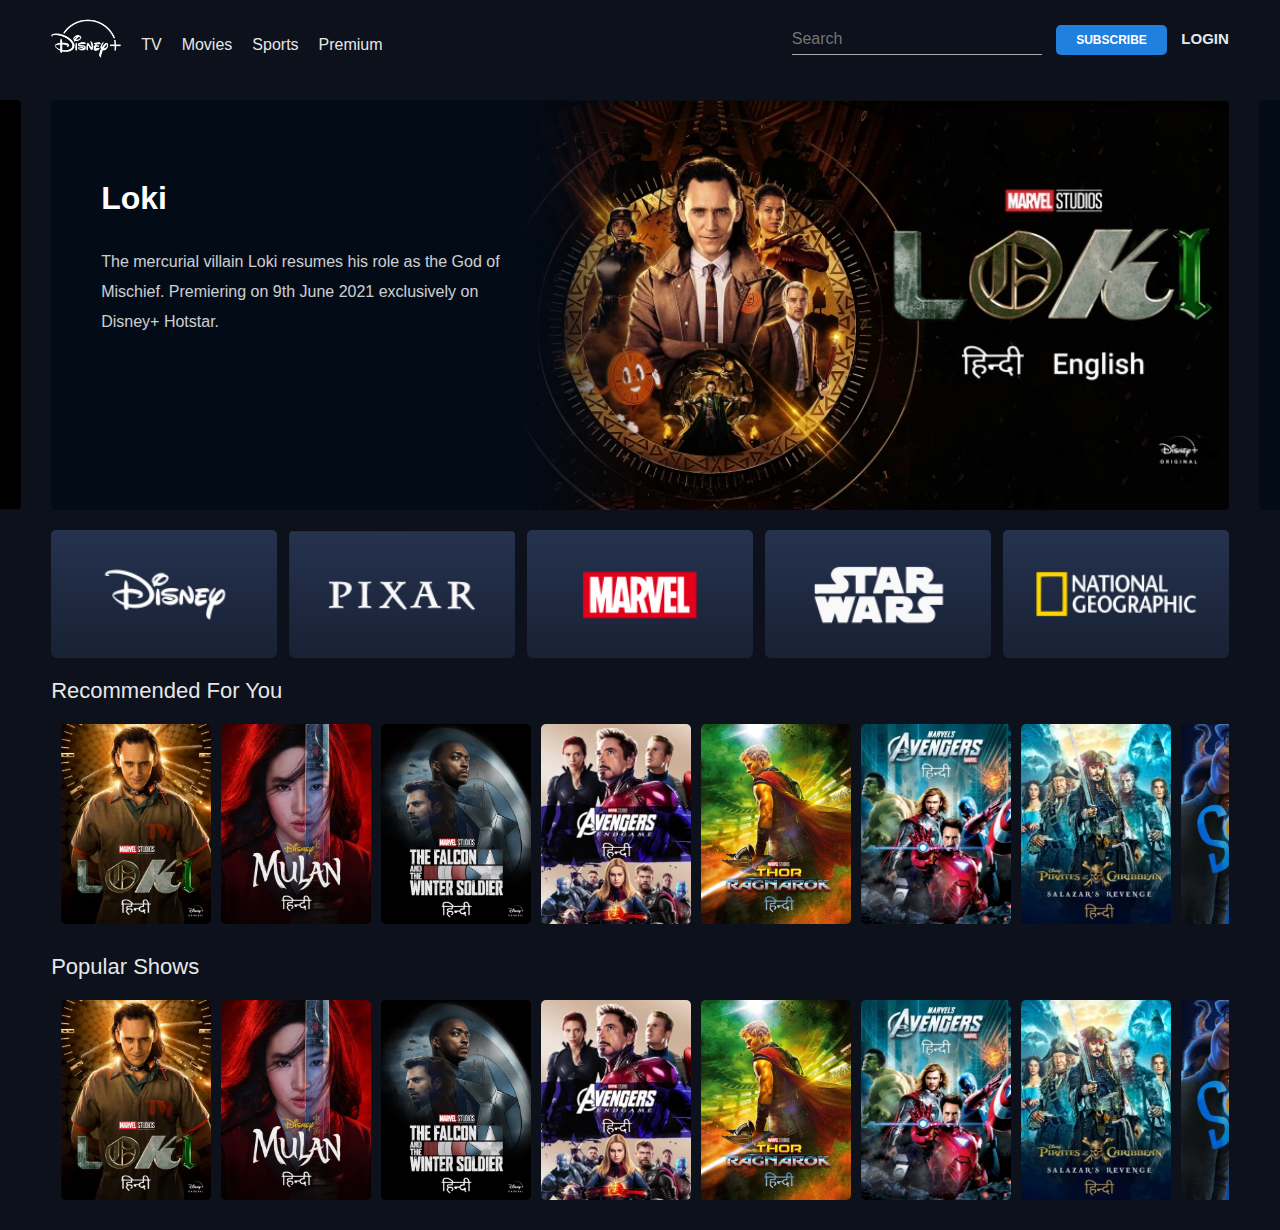
<file: public/index.html>
<!DOCTYPE html>
<html lang="en">

<head>
  <meta charset="UTF-8" />
  <link rel="icon" href="./images/logoof H.png" />
  <meta name="viewport" content="width=device-width, initial-scale=1.0" />
  <meta http-equiv="X-UA-Compatible" content="ie=edge" />
  <title>Disney+ Clone</title>
  <link rel="stylesheet" href="styles.css" />
  <script src="https://ajax.googleapis.com/ajax/libs/jquery/3.6.0/jquery.min.js"></script>
</head>

<body>
  <nav class="navbar">
    <img src="./images/logo.png" class="brand-logo" alt="" />
    <ul class="nav-links">
      <li class="nav-items"><a href="#">TV</a></li>
      <li class="nav-items"><a href="#">Movies</a></li>
      <li class="nav-items"><a href="#">Sports</a></li>
      <li class="nav-items"><a href="#">Premium</a></li>
    </ul>
    <div class="right-container">
      <input type="text" class="search-box" placeholder="search" />
      <button class="sub-button">subscribe</button>
      <a href="#" class="login-link">Login</a>
    </div>
  </nav>
  <div class="carousel-container">
    <div class="carousel">
    </div>
  </div>
  <div class="video-card-container">
    <div class="video-card">
      <img src="./images/disney.PNG" class="video-card-image" alt="" />
      <video src="./videos/disney.mp4" mute loop class="card-video"></video>
    </div>
    <div class="video-card">
      <img src="./images/pixar.PNG" class="video-card-image" alt="" />
      <video src="./videos/pixar.mp4" mute loop class="card-video"></video>
    </div>
    <div class="video-card">
      <img src="./images/marvel.PNG" class="video-card-image" alt="" />
      <video src="./videos/marvel.mp4" mute loop class="card-video"></video>
    </div>
    <div class="video-card">
      <img src="./images/star-wars.PNG" class="video-card-image" alt="" />
      <video src="./videos/star-war.mp4" mute loop class="card-video"></video>
    </div>
    <div class="video-card">
      <img src="./images/geographic.PNG" class="video-card-image" alt="" />
      <video src="./videos/geographic.mp4" mute loop class="card-video"></video>
    </div>
  </div>
  <h1 class="title">Recommended for you</h1>
  <div class="movies-list">
    <button class="pre-btn"><img src="./images/pre.png" alt="" /></button>
    <button class="nxt-btn"><img src="./images/nxt.png" alt="" /></button>
    <div class="card-container">
      <div class="card">
        <img src="./images/poster 1.png" class="card-img" alt="" />
        <div class="card-body">
          <h2 class="name">loki</h2>
          <h6 class="des">The mercurial villain Loki resumes his role as the God of Mischief.</h6>
          <button class="watchlist-btn">add to watchlist</button>
        </div>
      </div>
      <div class="card">
        <img src="./images/poster 2.png" class="card-img" alt="" />
        <div class="card-body">
          <h2 class="name">mulan</h2>
          <h6 class="des">Masquerading as a male soldier to protect her father and tested every step of the way.</h6>
          <button class="watchlist-btn">add to watchlist</button>
        </div>
      </div>
      <div class="card">
        <img src="./images/poster 3.png" class="card-img" alt="" />
        <div class="card-body">
          <h2 class="name">falcon and the winter soldier</h2>
          <h6 class="des">Sam Wilson and Bucky Barnes realize that their futures are anything but normal.</h6>
          <button class="watchlist-btn">add to watchlist</button>
        </div>
      </div>
      <div class="card">
        <img src="./images/poster 4.png" class="card-img" alt="" />
        <div class="card-body">
          <h2 class="name">movie name</h2>
          <h6 class="des">Lorem ipsum dolor sit amet consectetur.</h6>
          <button class="watchlist-btn">add to watchlist</button>
        </div>
      </div>
      <div class="card">
        <img src="./images/poster 5.png" class="card-img" alt="" />
        <div class="card-body">
          <h2 class="name">movie name</h2>
          <h6 class="des">Lorem ipsum dolor sit amet consectetur.</h6>
          <button class="watchlist-btn">add to watchlist</button>
        </div>
      </div>
      <div class="card">
        <img src="./images/poster 6.png" class="card-img" alt="" />
        <div class="card-body">
          <h2 class="name">movie name</h2>
          <h6 class="des">Lorem ipsum dolor sit amet consectetur.</h6>
          <button class="watchlist-btn">add to watchlist</button>
        </div>
      </div>
      <div class="card">
        <img src="./images/poster 7.png" class="card-img" alt="" />
        <div class="card-body">
          <h2 class="name">movie name</h2>
          <h6 class="des">Lorem ipsum dolor sit amet consectetur.</h6>
          <button class="watchlist-btn">add to watchlist</button>
        </div>
      </div>
      <div class="card">
        <img src="./images/poster 8.png" class="card-img" alt="" />
        <div class="card-body">
          <h2 class="name">movie name</h2>
          <h6 class="des">Lorem ipsum dolor sit amet consectetur.</h6>
          <button class="watchlist-btn">add to watchlist</button>
        </div>
      </div>
      <div class="card">
        <img src="./images/poster 9.png" class="card-img" alt="" />
        <div class="card-body">
          <h2 class="name">movie name</h2>
          <h6 class="des">Lorem ipsum dolor sit amet consectetur.</h6>
          <button class="watchlist-btn">add to watchlist</button>
        </div>
      </div>
      <div class="card">
        <img src="./images/poster 10.png" class="card-img" alt="" />
        <div class="card-body">
          <h2 class="name">raya and the last dragon</h2>
          <h6 class="des">Raya, a fallen princess, must track down the legendary last dragon</h6>
          <button class="watchlist-btn">add to watchlist</button>
        </div>
      </div>
      <div class="card">
        <img src="./images/poster 11.png" class="card-img" alt="" />
        <div class="card-body">
          <h2 class="name">movie name</h2>
          <h6 class="des">Lorem ipsum dolor sit amet consectetur.</h6>
          <button class="watchlist-btn">add to watchlist</button>
        </div>
      </div>
      <div class="card">
        <img src="./images/poster 12.png" class="card-img" alt="" />
        <div class="card-body">
          <h2 class="name">movie name</h2>
          <h6 class="des">Lorem ipsum dolor sit amet consectetur.</h6>
          <button class="watchlist-btn">add to watchlist</button>
        </div>
      </div>
    </div>
  </div>
  <h1 class="title">Popular shows</h1>
  <div class="movies-list">
    <button class="pre-btn"><img src="./images/pre.png" alt="" /></button>
    <button class="nxt-btn"><img src="./images/nxt.png" alt="" /></button>
    <div class="card-container">
      <div class="card">
        <img src="./images/poster 1.png" class="card-img" alt="" />
        <div class="card-body">
          <h2 class="name">loki</h2>
          <h6 class="des">The mercurial villain Loki resumes his role as the God of Mischief.</h6>
          <button class="watchlist-btn">add to watchlist</button>
        </div>
      </div>
      <div class="card">
        <img src="./images/poster 2.png" class="card-img" alt="" />
        <div class="card-body">
          <h2 class="name">mulan</h2>
          <h6 class="des">Masquerading as a male soldier to protect her father and tested every step of the way.</h6>
          <button class="watchlist-btn">add to watchlist</button>
        </div>
      </div>
      <div class="card">
        <img src="./images/poster 3.png" class="card-img" alt="" />
        <div class="card-body">
          <h2 class="name">falcon and the winter soldier</h2>
          <h6 class="des">Sam Wilson and Bucky Barnes realize that their futures are anything but normal.</h6>
          <button class="watchlist-btn">add to watchlist</button>
        </div>
      </div>
      <div class="card">
        <img src="./images/poster 4.png" class="card-img" alt="" />
        <div class="card-body">
          <h2 class="name">movie name</h2>
          <h6 class="des">Lorem ipsum dolor sit amet consectetur.</h6>
          <button class="watchlist-btn">add to watchlist</button>
        </div>
      </div>
      <div class="card">
        <img src="./images/poster 5.png" class="card-img" alt="" />
        <div class="card-body">
          <h2 class="name">movie name</h2>
          <h6 class="des">Lorem ipsum dolor sit amet consectetur.</h6>
          <button class="watchlist-btn">add to watchlist</button>
        </div>
      </div>
      <div class="card">
        <img src="./images/poster 6.png" class="card-img" alt="" />
        <div class="card-body">
          <h2 class="name">movie name</h2>
          <h6 class="des">Lorem ipsum dolor sit amet consectetur.</h6>
          <button class="watchlist-btn">add to watchlist</button>
        </div>
      </div>
      <div class="card">
        <img src="./images/poster 7.png" class="card-img" alt="" />
        <div class="card-body">
          <h2 class="name">movie name</h2>
          <h6 class="des">Lorem ipsum dolor sit amet consectetur.</h6>
          <button class="watchlist-btn">add to watchlist</button>
        </div>
      </div>
      <div class="card">
        <img src="./images/poster 8.png" class="card-img" alt="" />
        <div class="card-body">
          <h2 class="name">movie name</h2>
          <h6 class="des">Lorem ipsum dolor sit amet consectetur.</h6>
          <button class="watchlist-btn">add to watchlist</button>
        </div>
      </div>
      <div class="card">
        <img src="./images/poster 9.png" class="card-img" alt="" />
        <div class="card-body">
          <h2 class="name">movie name</h2>
          <h6 class="des">Lorem ipsum dolor sit amet consectetur.</h6>
          <button class="watchlist-btn">add to watchlist</button>
        </div>
      </div>
      <div class="card">
        <img src="./images/poster 10.png" class="card-img" alt="" />
        <div class="card-body">
          <h2 class="name">raya and the last dragon</h2>
          <h6 class="des">Raya, a fallen princess, must track down the legendary last dragon</h6>
          <button class="watchlist-btn">add to watchlist</button>
        </div>
      </div>
      <div class="card">
        <img src="./images/poster 11.png" class="card-img" alt="" />
        <div class="card-body">
          <h2 class="name">movie name</h2>
          <h6 class="des">Lorem ipsum dolor sit amet consectetur.</h6>
          <button class="watchlist-btn">add to watchlist</button>
        </div>
      </div>
      <div class="card">
        <img src="./images/poster 12.png" class="card-img" alt="" />
        <div class="card-body">
          <h2 class="name">movie name</h2>
          <h6 class="des">Lorem ipsum dolor sit amet consectetur.</h6>
          <button class="watchlist-btn">add to watchlist</button>
        </div>
      </div>
    </div>
  </div>
  <script src="index.js" async></script>
</body>

</html>
</file>
<file: public/styles.css>
* {
  margin: 0;
  padding: 0;
  box-sizing: border-box;
}

body {
  width: 100%;
  background: #0c111b;
  position: relative;
  font-family: roboto, sans-serif;
}

.navbar {
  width: 100%;
  height: 80px;
  position: fixed;
  top: 0;
  left: 0;
  padding: 0 4%;
  background: #0c111b;
  z-index: 9;
  display: flex;
  align-items: center;
}

.brand-logo {
  height: 70px;
}

.nav-links {
  margin-top: 10px;
  display: flex;
  list-style: none;
}

.nav-items a {
  text-decoration: none;
  margin-left: 20px;
  text-transform: capitalize;
  color: #fff;
  opacity: 0.9;
}

.right-container {
  display: block;
  margin-left: auto;
}

.search-box {
  border: none;
  border-bottom: 1px solid #aaa;
  background: transparent;
  outline: none;
  height: 30px;
  color: #fff;
  width: 250px;
  text-transform: capitalize;
  font-size: 16px;
  font-weight: 500;
  transition: 0.5s;
}

.search-box:focus {
  width: 400px;
  border-color: #1f80e0;
}

.sub-button {
  background: #1f80e0;
  height: 30px;
  padding: 0 20px;
  color: #fff;
  border-radius: 5px;
  border: none;
  outline: none;
  text-transform: uppercase;
  font-weight: 700;
  font-size: 12px;
  margin: 0 10px;
}

.login-link {
  color: #fff;
  opacity: 0.9;
  text-transform: uppercase;
  font-size: 15px;
  font-weight: 700;
  text-decoration: none;
}

.carousel-container {
  position: relative;
  width: 100%;
  height: 450px;
  padding: 20px 0;
  overflow-x: hidden;
  margin-top: 80px;
}

.carousel {
  display: flex;
  width: 92%;
  height: 100%;
  position: relative;
  margin: auto;
}

.slider {
  flex: 0 0 auto;
  margin-right: 30px;
  position: relative;
  background: rgba(0, 0, 0, 0.5);
  border-radius: 5px;
  width: 100%;
  height: 100%;
  left: 0;
  transition: 1s;
  overflow: hidden;
}

.slider img {
  width: 60%;
  min-height: 100%;
  object-fit: cover;
  display: block;
  margin-left: auto;
}

.slide-content {
  position: absolute;
  width: 50%;
  height: 100%;
  z-index: 2;
  background: linear-gradient(to right, #030b17 80%, #0c111b00);
  color: #fff;
}

.movie-title {
  padding-left: 50px;
  text-transform: capitalize;
  margin-top: 80px;
}

.movie-des {
  width: 80%;
  line-height: 30px;
  padding-left: 50px;
  margin-top: 30px;
  opacity: 0.8;
}

.video-card-container {
  position: relative;
  width: 92%;
  margin: auto;
  height: 10vw;
  display: flex;
  margin-bottom: 20px;
  justify-content: space-between;
}

.video-card {
  position: relative;
  min-width: calc(100% / 5 - 10px);
  width: calc(100% / 5 - 10px);
  height: 100%;
  border-radius: 5px;
  overflow: hidden;
  background: #030b17;
}

.video-card-image,
.card-video {
  width: 100%;
  height: 100%;
  object-fit: cover;
}

.card-video {
  position: absolute;
}

.video-card:hover .video-card-image {
  display: none;
}

.title {
  color: #fff;
  opacity: 0.9;
  padding-left: 4%;
  text-transform: capitalize;
  font-size: 22px;
  font-weight: 500;
}

.movies-list {
  width: 100%;
  height: 220px;
  position: relative;
  margin: 10px 0 20px;
}

.card-container {
  position: relative;
  width: 92%;
  padding-left: 10px;
  height: 220px;
  display: flex;
  margin: 0 auto;
  align-items: center;
  overflow-x: auto;
  overflow-y: visible;
  scroll-behavior: smooth;
}

.card-container::-webkit-scrollbar {
  display: none;
}

.card {
  position: relative;
  min-width: 150px;
  width: 150px;
  height: 200px;
  border-radius: 5px;
  overflow: hidden;
  margin-right: 10px;
  transition: 0.5s;
}

.card-img {
  width: 100%;
  height: 100%;
  object-fit: cover;
}

.card:hover {
  transform: scale(1.1);
}

.card:hover .card-body {
  opacity: 1;
}

.card-body {
  opacity: 0;
  width: 100%;
  height: 100%;
  position: absolute;
  top: 0;
  left: 0;
  z-index: 2;
  background: linear-gradient(to bottom, rgba(4, 8, 15, 0), #192133 90%);
  padding: 10px;
  transition: 0.5s;
}

.name {
  color: #fff;
  font-size: 15px;
  font-weight: 500;
  text-transform: capitalize;
  margin-top: 60%;
}

.des {
  color: #fff;
  opacity: 0.8;
  margin: 5px 0;
  font-weight: 500;
  font-size: 12px;
}

.watchlist-btn {
  position: relative;
  width: 100%;
  text-transform: capitalize;
  background: none;
  border: none;
  font-weight: 500;
  text-align: right;
  color: rgba(255, 255, 255, 0.5);
  margin: 5px 0;
  cursor: pointer;
  padding: 10px 5px;
  border-radius: 5px;
}

.watchlist-btn::before {
  content: "";
  position: absolute;
  top: 0;
  left: -5px;
  height: 35px;
  width: 35px;
  background-image: url(add.png);
  background-size: cover;
  transform: scale(0.4);
}

.watchlist-btn:hover {
  color: #fff;
  background: rgba(255, 255, 255, 0.1);
}

.pre-btn,
.nxt-btn {
  position: absolute;
  top: 0;
  width: 5%;
  height: 100%;
  z-index: 2;
  border: none;
  cursor: pointer;
  outline: none;
}

.pre-btn {
  left: 0;
  background: linear-gradient(to right, #0c111b 0%, #0c111b00);
}

.nxt-btn {
  right: 0;
  background: linear-gradient(to left, #0c111b 0%, #0c111b00);
}

.pre-btn img,
.nxt-btn img {
  width: 15px;
  height: 20px;
  opacity: 0;
}

.pre-btn:hover img,
.nxt-btn:hover img {
  opacity: 1;
}
</file>
